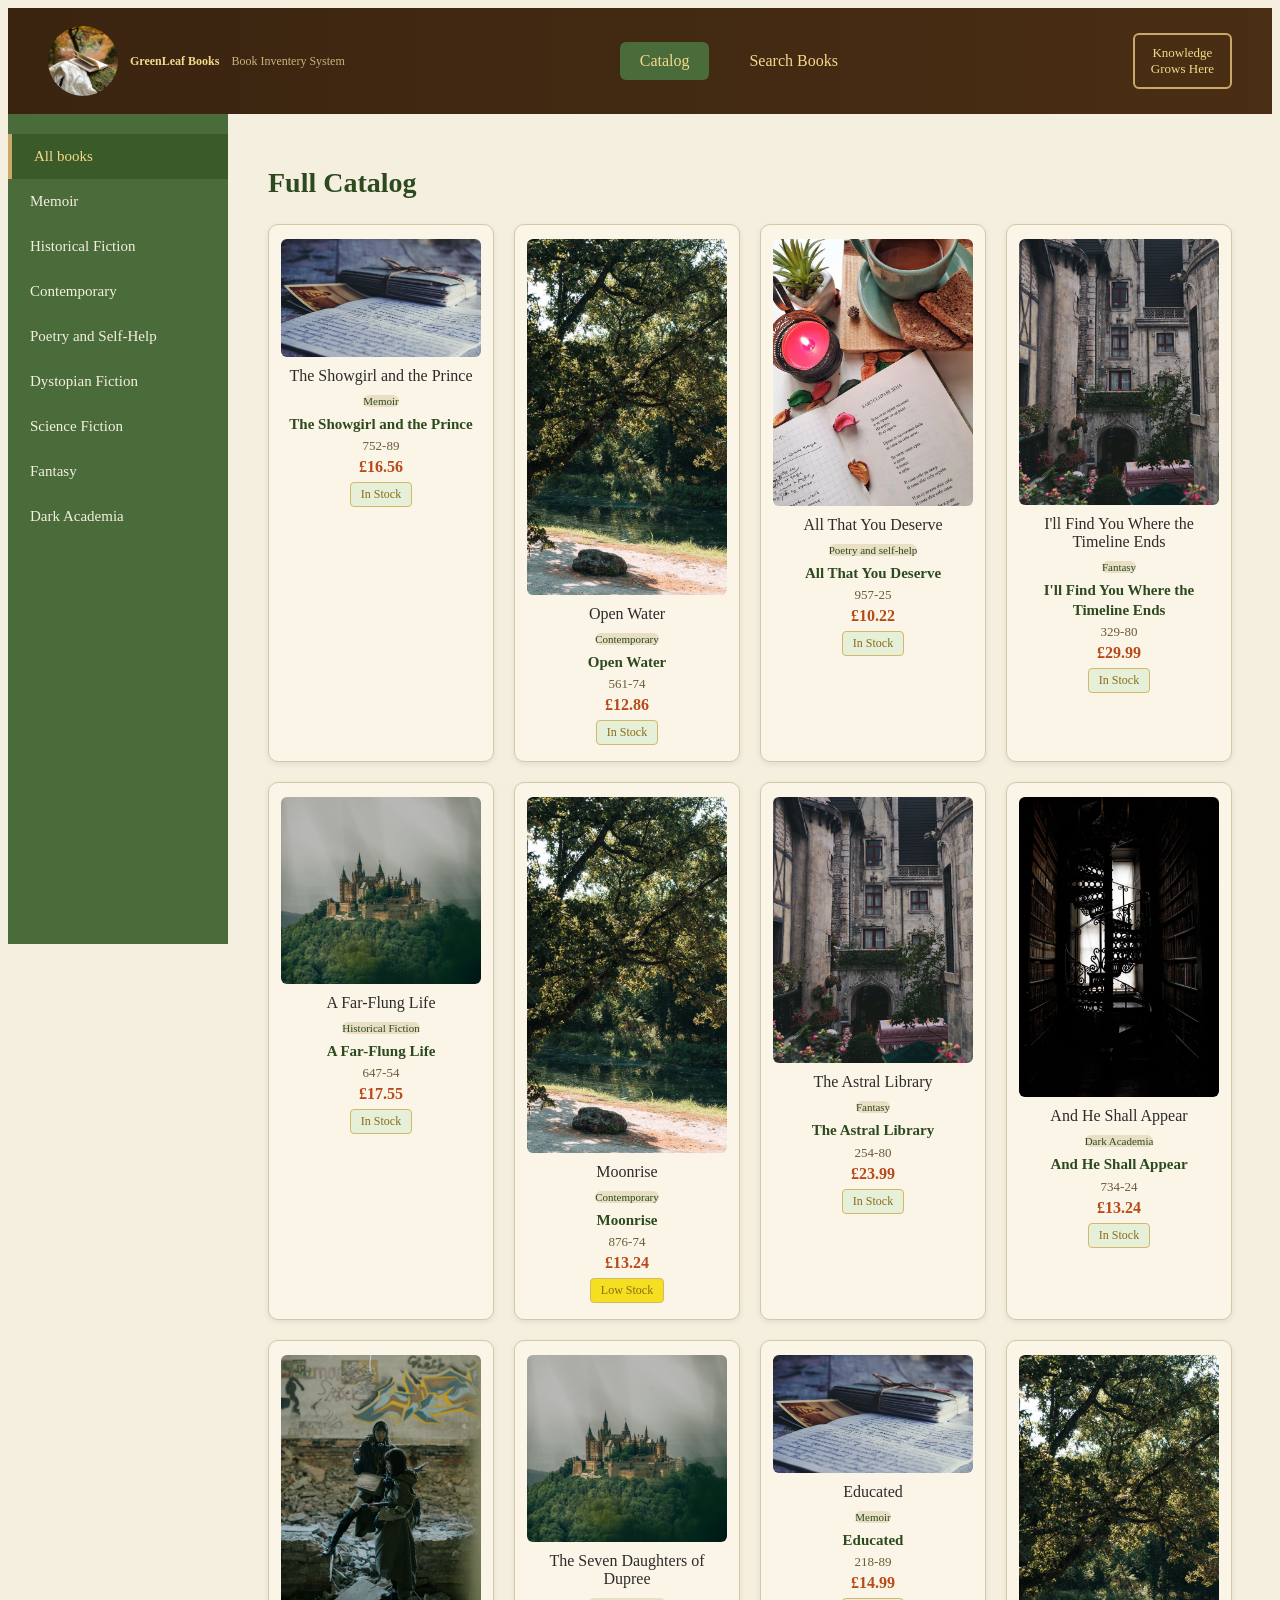
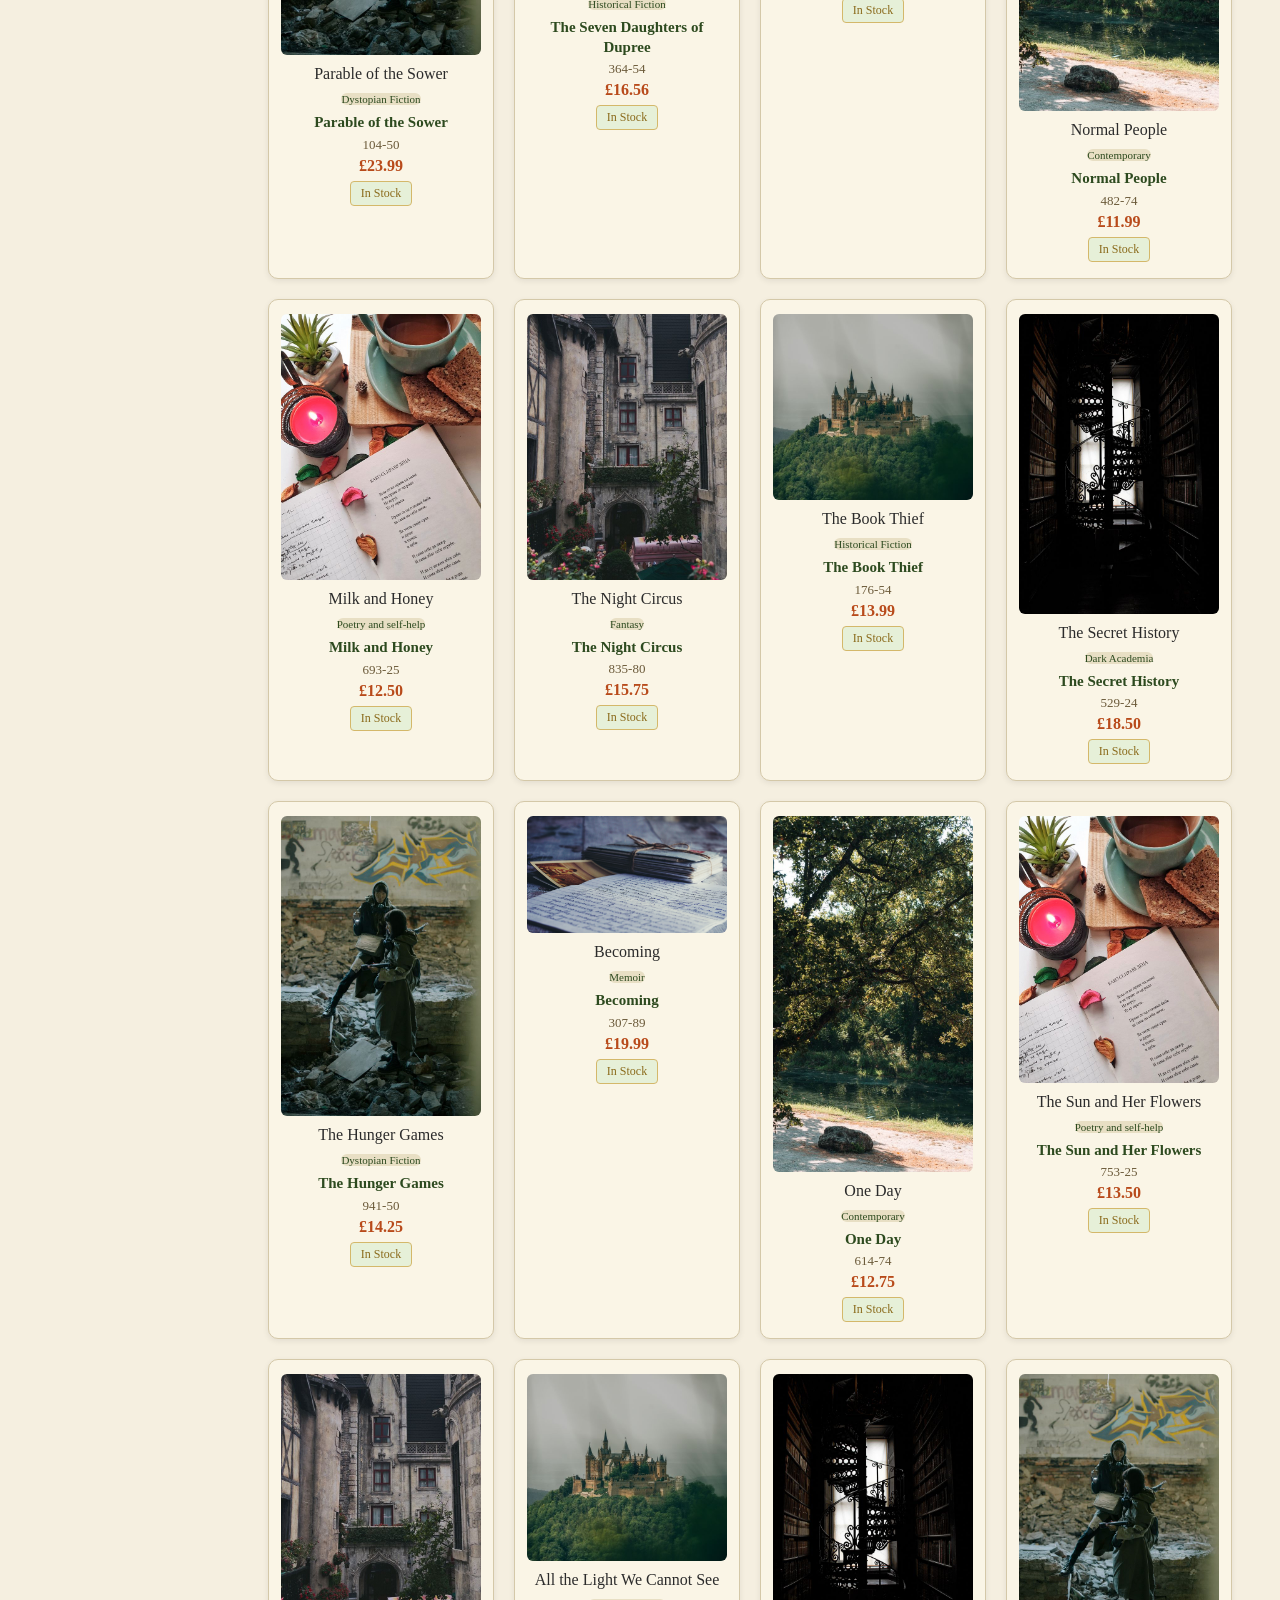
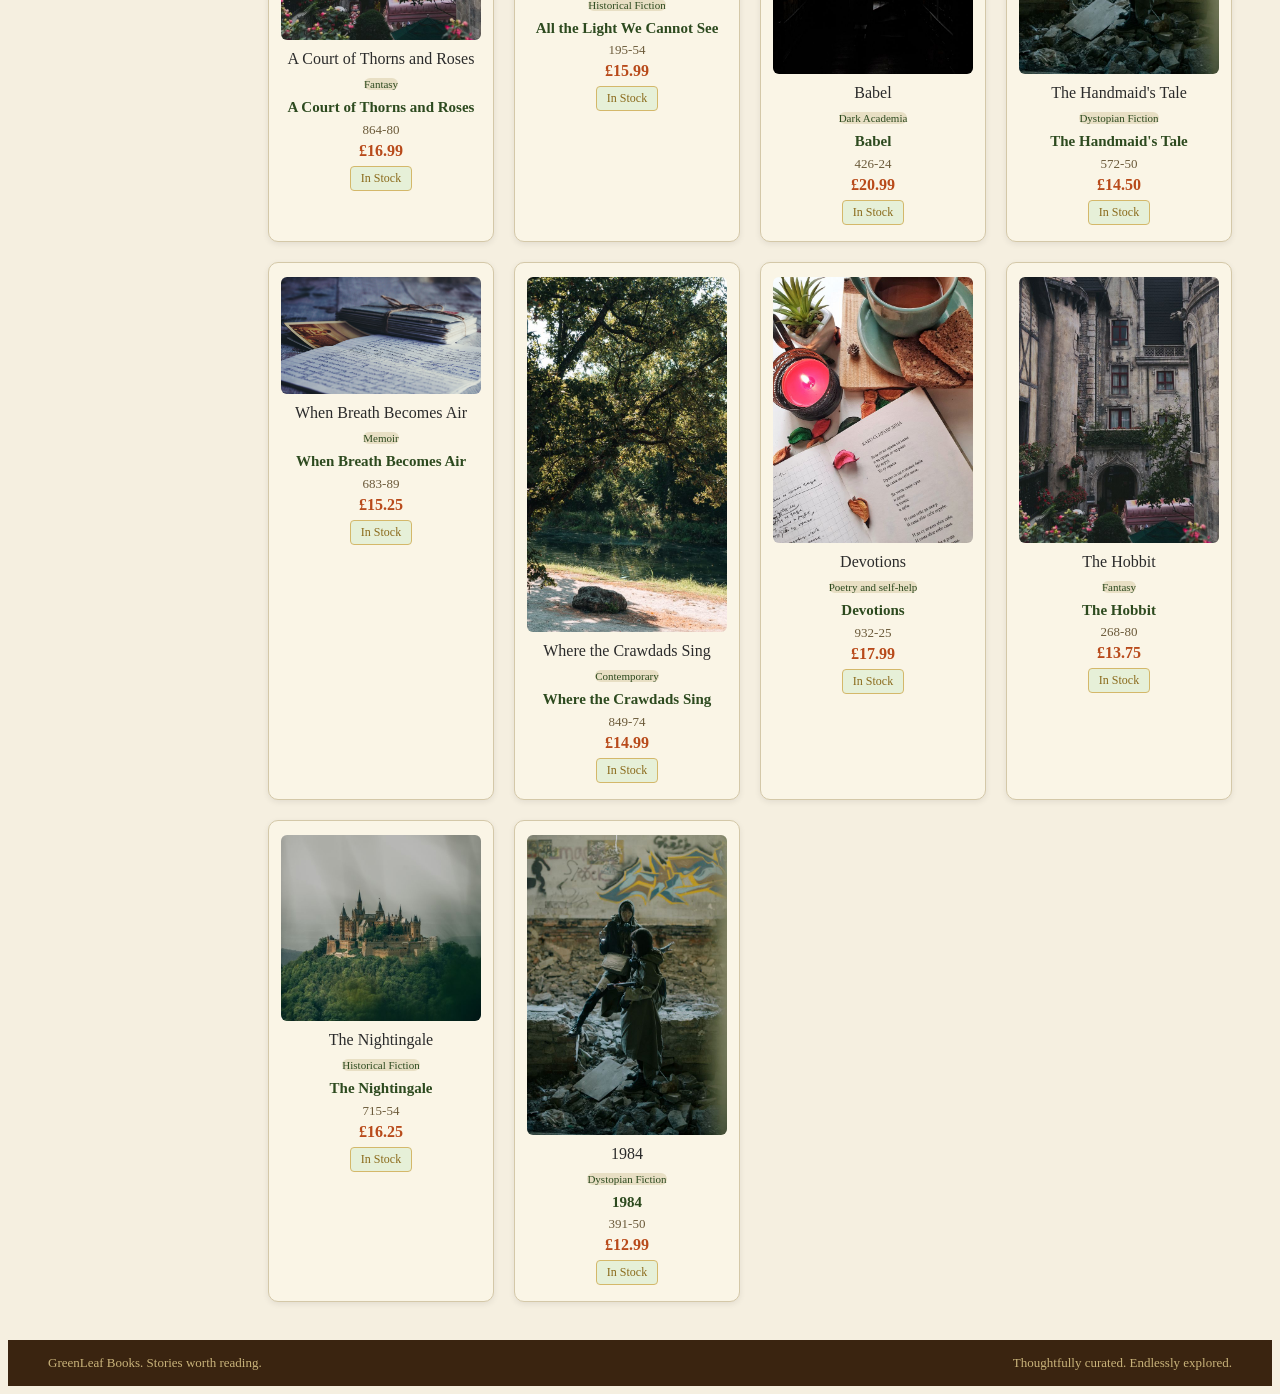
<file: index.html>
<!DOCTYPE HTML>
<html>
	<head>
	<title>Web Application Development CA1 - Menomi Gamage</title>
	<link rel="stylesheet" href="style.css">
	</head>
	<body>
		<header class="header">
			<div class="logo">
				<img src="images\logo.jpg"> <!-- Source link for logo image -->
				<h1>GreenLeaf Books</h1> <!-- The platform name -->
				<p>Book Inventery System</p>
			</div>
			<nav class="menu-bar"> <!-- Top menu bar (move between pages) -->
				<a href="index.html" class="active">Catalog</a> <!--links index page (cuurent) -->
				<a href="search.html">Search Books</a> <!--links search page -->
			</nav>
			<div class="slogan-badge">Knowledge<br>Grows Here</div>
		</header>
		<div class="main-body">
			<aside class="side-bar"> <!-- Side bar for book filters by genre -->
				<a href="#" class="active" onclick="filterByCategory('All',this);return false;">All books</a>
				<a href="#" onclick="filterByCategory('Memoir', this); return false;">Memoir</a> 
				<a href="#" onclick="filterByCategory('Historical Fiction', this); return false;">Historical Fiction</a> 
				<a href="#" onclick="filterByCategory('Contemporary', this); return false;">Contemporary</a> 
				<a href="#" onclick="filterByCategory('Poetry and self-help', this); return false;">Poetry and Self-Help</a> 
				<a href="#" onclick="filterByCategory('Dystopian Fiction', this); return false;">Dystopian Fiction</a>
				<a href="#" onclick="filterByCategory('Science Fiction', this); return false;">Science Fiction</a>
				<a href="#" onclick="filterByCategory('Fantasy', this); return false;">Fantasy</a> 
				<a href="#" onclick="filterByCategory('Dark Academia', this); return false;">Dark Academia</a> 
	
			</aside>
			
			<main class="content">
				<h2 class="title-content">Full Catalog</h2> <!--Page heading -->
				<div class="book-grid" id="bookGrid"></div>
			</main>
		</div>
		<footer class="footer">
			<span>GreenLeaf Books. Stories worth reading.</span>
			<span>Thoughtfully curated. Endlessly explored.</span>
		</footer>

		<script src="script.js"></script>
		<script>displayCatalog();</script>
	</body>
</html>

<!--Image sources-->
<!--memori:https://www.pexels.com/photo/shallow-focus-of-letter-paper-1157151/-->
<!--dystopian: https://www.pexels.com/search/dystopian/-->
<!--historical: https://www.pexels.com/photo/the-hohenzollern-castle-in-germany-8197095/-->
<!--fantasy: https://www.pexels.com/photo/historic-french-village-architecture-in-da-n-ng-38975858/-->
<!--dark academia: https://www.pexels.com/photo/spiral-staircase-in-between-bookshelves-256477/-->
<!--contemporary: https://www.pexels.com/photo/rock-on-sandy-road-by-river-in-forest-18139857/-->
<!--Poetry and self-help: https://www.pexels.com/photo/photo-of-candle-near-book-3655204/-->
</file>
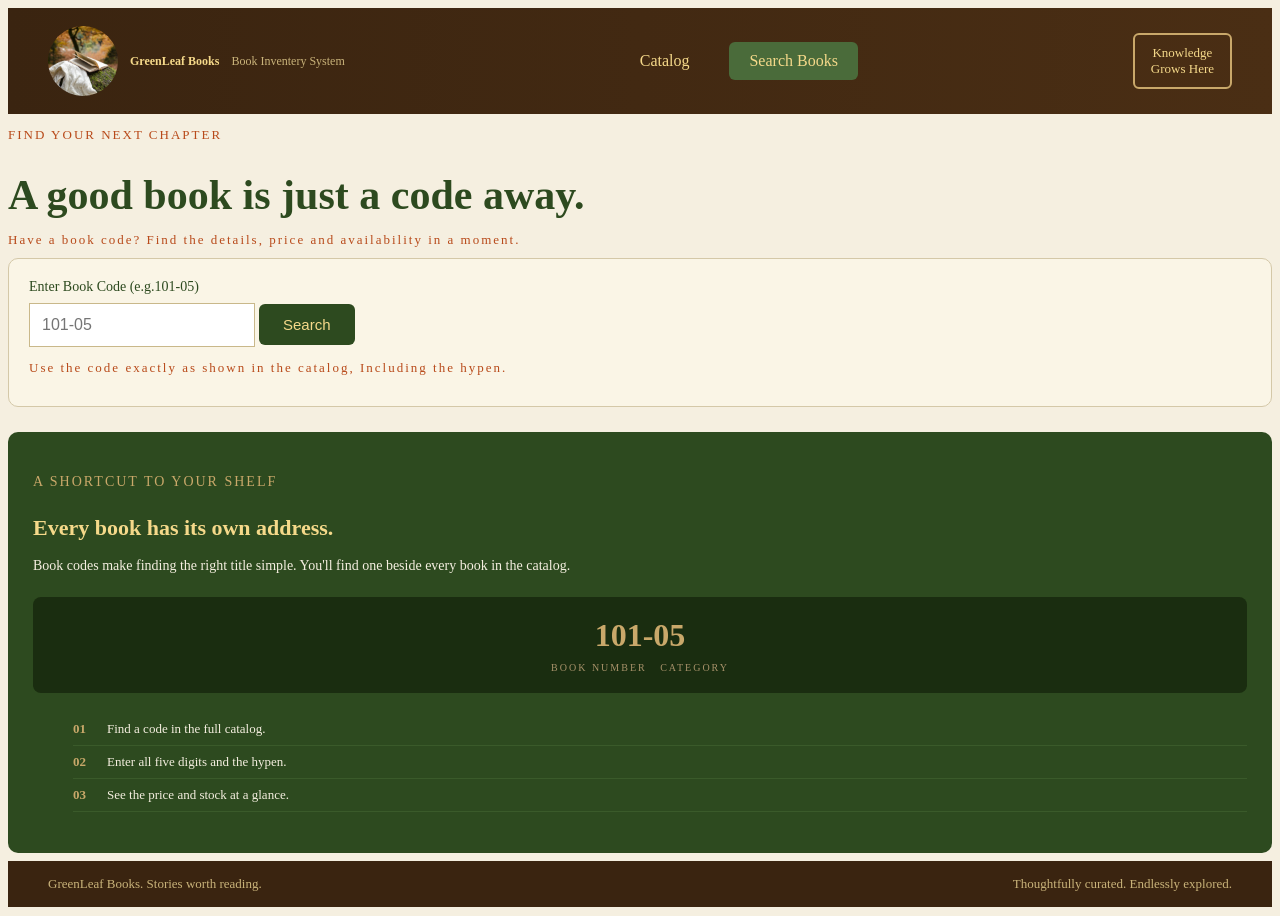
<file: search.html>
<!DOCTYPE html>
<html>
	<head>
	<title>Web Application Development CA1 - Menomi Gamage</title>
	<link rel="stylesheet" href="style.css">
	</head>
	<body>
		<header class="header">
			<div class="logo">
				<img src="images\logo.jpg"> <!-- Source link for logo image -->
				<h1>GreenLeaf Books</h1> <!-- The platform name -->
				<p>Book Inventery System</p>
			</div>
			<nav class="menu-bar"> <!-- Top menu bar (move between pages) -->
				<a href="index.html">Catalog</a> <!--links index page (cuurent) -->
				<a href="search.html" class="active">Search Books</a> <!--links search page -->
			</nav>
			<div class="slogan-badge">Knowledge<br>Grows Here</div>
		</header>
		<div class="Search-wrapper">
			<div class="search-main">
				<p> FIND YOUR NEXT CHAPTER</p>
				<h1>A good book is just a code away.</h1>
				<p class="search-text">Have a book code? Find the details, price and availability in a moment.</p>
				
			
				<div class="search-box">
					<label for="searchInput">Enter Book Code (e.g.101-05)</label>
					<div class="search-rows">
						<input type="text" id="searchInput" placeholder="101-05" maxlength="6">
						<button onclick="searchBook()">Search</button>
					</div>
					<p>Use the code exactly as shown in the catalog, Including the hypen.</p>
				</div>
				<div id="searchResults"></div>
			</div>
			<aside class="search-sidebar">
				<p class="sidebar-label"> A SHORTCUT TO YOUR SHELF</p>
				<h3>Every book has its own address.</h3>
				<p>Book codes make finding the right title simple. You'll find one beside every book in the catalog.</p>
			
				<div class="code-display">
					<div class="code">101-05</div>
					<div class="code-parts">BOOK NUMBER &nbsp; CATEGORY</div>
				</div>
				<ol class="steps-list">
					<li><span>01</span>Find a code in the full catalog.</li>
					<li><span>02</span>Enter all five digits and the hypen.</li>
					<li><span>03</span>See the price and stock at a glance.</li>
				</ol>
			</aside>
		</div>
		
		<footer class="footer">
			<span>GreenLeaf Books. Stories worth reading.</span>
			<span>Thoughtfully curated. Endlessly explored.</span>
		</footer>

		<script src="script.js"></script>
		
	
	</body>
</html>
</file>
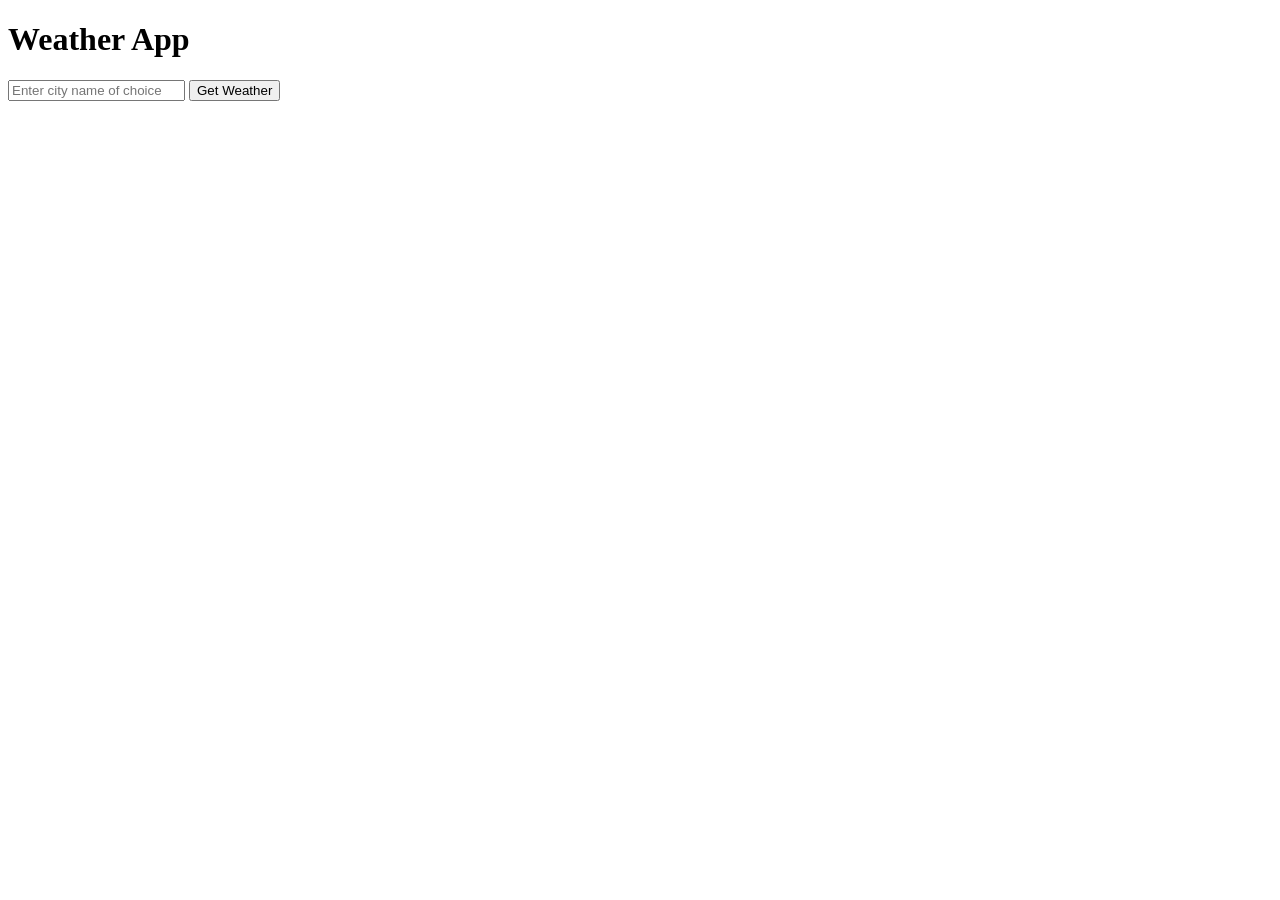
<file: section2-WeatherAPI.html>
<!DOCTYPE html>
<html>
	<head>
		<title>WebApp CA1-MenomiGamage-25376776</title>
		
	</head>
	<body>
		<h1>Weather App</h1>
		<input type="text" id="city" placeholder="Enter city name of choice">
		<button onclick="getWeather()">Get Weather</button>
		
		<pre id="result"></pre>
		<script src="script.js"></script>
		
	</body>

</html>
</file>
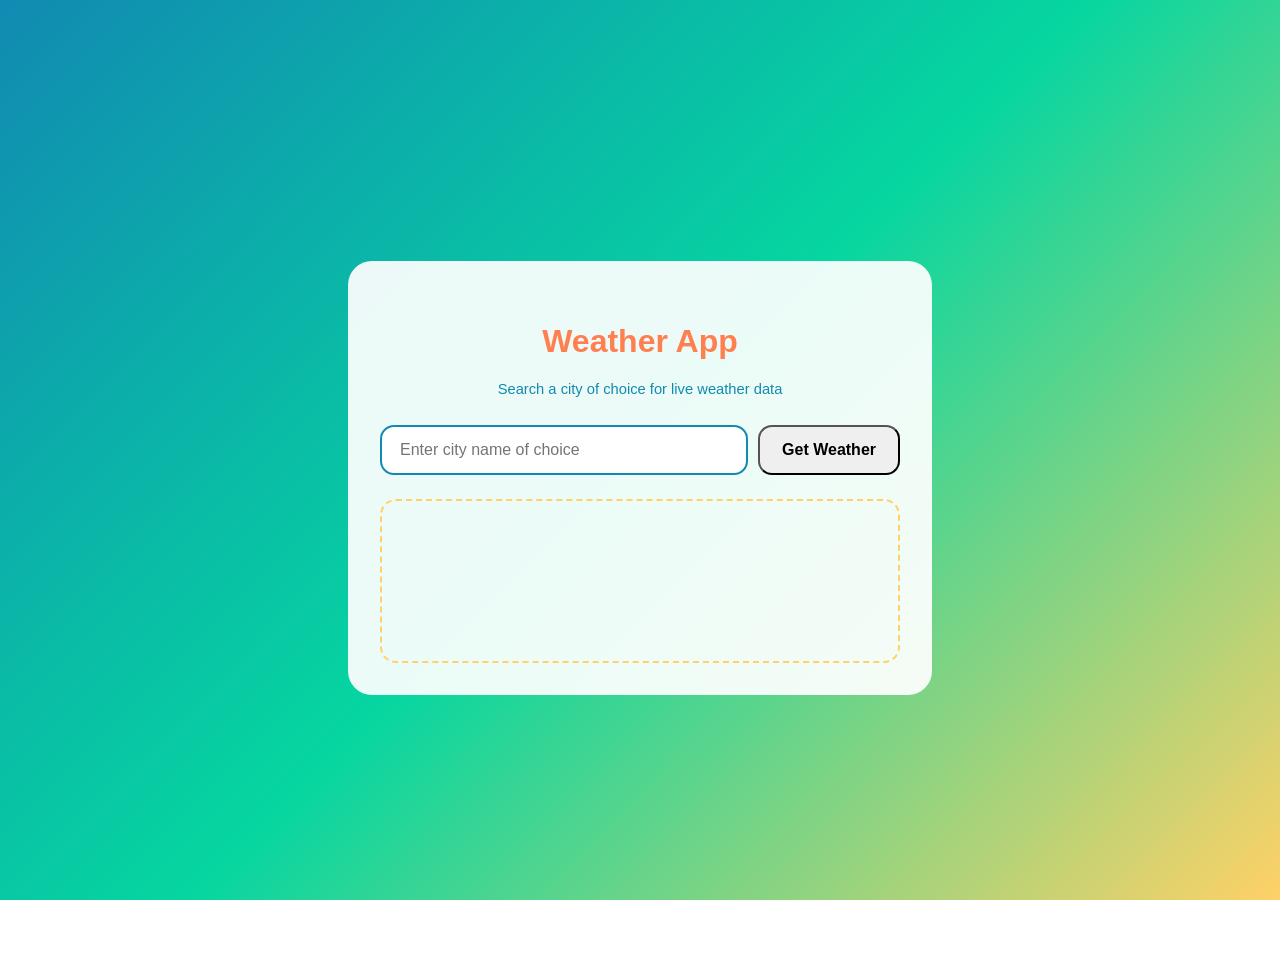
<file: sectionA-part2/section2-WeatherAPI.html>
<!DOCTYPE html>
<html>
	<head>
		<meta charset="UTF-82">
		<meta name="viewport" content="width=device-width, initial-scale=1.0">
		<title>WebApp(Weather App) CA1-MenomiGamage-25376776</title>
		<link rel="stylesheet" href="style.css">
		
	</head>
	<body>
		<div class="container">
			<header class="header">
				<h1>Weather App</h1>
				<p>Search a city of choice for live weather data</p>
			</header>
			<div class="search-box">
				<input type="text" id="city" placeholder="Enter city name of choice">
				<button onclick="getWeather()">Get Weather</button>
			</div>
			<div class="result-box" id="resultBox">
				<pre id="result"></pre>
			</div>
		</div>
		<script src="script.js"></script>
		
	</body>

</html>
</file>
<file: style.css>
body{
	font-family:'Georgia', serif;
	background:#f5efe0;
	color:#2b2b2b;
	min-height:100vh;
}

/* ---- HEADER ---- */
.header{
	background:linear-gradient(90deg, #3a2410, #4a2e14);
	color:#f5d98a;
	padding:18px 40px;
	display:flex;
	align-items:center;
	justify-content:space-between;
	box-shadow:0 2px 10px rgba(0,0,0,0,3);
	position:sticky;
	top:0;
	z-index:1000;
}
.logo{
	display:flex;
	align-items:center;
	gap:12px;
}
.logo img{
	width:70px;
	height:70px;
	border-radius:50%;
	object-fit:cover;
	display:block;
}
.logo h1{
	font-size:12px;
	color:#f5d98a;
}
.logo p{
	font-size:12px;
	color:#c9b37a
}
.menu-bar{
	display:flex;
	gap:20px;
}
.menu-bar a{
	color:#f5d98a;
	text-decoration:none;
	padding:10px 20px;
	border-radius:6px;
	font-size:16px;
}
.menu-bar a.active{
	background:#4a6b3a
}
.menu-bar a:hover{
	background:#5a7b4a;
}
.slogan-badge{
	border:2px solid #c9a86a;
	padding:10px 16px;
	border-radius:6px;
	color:#f5d98a;
	font-size:13px;
	text-align:center;
}/*-------------------*/

/*-- MAIN LAYOUT --*/
.main-body{
	display:flex;
	align-items:stretch;
	min-height:calc(100vh - 70px);
}
.side-bar{
	width:220px;
	min-width:220px; /* prevent squishy */
	background:#4a6b3a;
	padding:20px 0;
	position:sticky; /*sticks the filter panel to the left side */
	top:70px; /* match the header height to position right below it */
	align-self:flex-start; /*height to content only */
	height:calc(100vh - 70px);
	overflow-y:auto; /*Scroll only if lots of categories*/
	box-sizing:border-box;  
}
.side-bar a{
	display: block;
	padding:14px 22px;
	color:#f5efe0;
	text-decoration:none;
	font-size:15px;
}
.side-bar a.active, .side-bar a:hover{
	background:#3a5a2a;
	color:#f5d98a;
	border-left:4px solid #c9a86a;
}
.content{
	flex:1;
	padding:30px 40px;
	background:#f5efe0;
	min-width:0; /*to shrink for grids*/
}
.title-content{
	color:#2d4a1f;
	font-size:28px;
	margin-bottom:25px;
}

/* ---------------- */
/*---- CATALOG GRID ----*/
.book-grid{
	display:grid;
	grid-template-columns:repeat(auto-fill,minmax(200px,1fr));
	gap:20px;
	width:100%;
}
.book-card{
	background:#faf5e6;
	border:1px solid #d4c8a8;
	border-radius:10px;
	padding:14px 12px 16px;
	box-shadow:0 2px 6px rgba(0,0,0,0.08);
	display:flex;
	flex-direction:column;
	align-items:center;
	text-align:center;
	justify-content:flex-start; /* stop items being pushed apart */
	height:auto;
	min-height:0;
}
.book-card:hover{
	transform:translate(-4px);
	box-shadow:0 6px 14px rgba(0,0,0,0.15);
}
.book-cover{
	width:100%;
	object-fit:cover;
	border-radius:6px;
	margin-bottom:10px;
	box-shadow:0 4px 8px rgbe(0,0,0,0.15);
	display:block;
}
.category-tag{
	display:inline-block;
	background:#e8dfc4;
	color:#2d4a1f;
	border-radius:12px;
	font-size:11px;
	margin-bottom:8px;
}
.book-title{
	color:#2d4a1f;
	font-size:15px;
	font-weight:bold;
	line-height:1.3;
	margin:0 0 4px 0;

}
.book-code{
	color:#6b5a3a;
	font-size:13px;
	margin:0 0 4px 0;
}
.book-price{
	color:#b84a1a;
	font-size:16px;
	font-weight:bold;
	margin: 0 0 6px 0;
}
.stock-badge{
	display:inline-block;
	padding:4px 10px;
	border-radius:4px;
	font-size:12px;
	border:1px solid;
}
.in-stock{
	background:#e6f0d8;
	color:#8a6a1a;
	border-color:#d4b86a;
}
.low-stock{
	background:#f5df20;
	color:#8a6a1a;
	border-color:#d4b86a;
}
.out-stock{
	background:#f5d8d0;
	color:#8a6a1a;
	border-color:#d4b86a;
}

/* ---- SEARCH PAGE ---- */
.search-wrapper{
	display:grid;
	grid-template-columns:2fr 1fr;
	gap:30px;
	padding:40px 40px 60px;
	max-width:1200px;
	align-items:start;
}
.search-main{
	min-width:0; /*prevent blowout */
	background:transparent;
}
.search-main p{
	color:#b84a1a;
	font-size:13px;
	letter-spacing:2px;
	margin-bottom:10px;
}
.search-main h1{
	color:#2d4a1f;
	margin-bottom:10px;
	font-size:42px;
}
.search-text{
	color:#5a4a2a;
	margin-bottom:25px;
	font-size:15px;
}
.search-box{
	background:#faf5e6;
	border: 1px solid #d4c8a8;
	border-radius:10px;
	padding:20px;
	margin-bottom:25px;
}
.search-box label{
	display:block;
	color:#2d4a1f;
	font-size:14px;
	margin-bottom:8px;
}
.search-row{
	display:flex;
	gap:10px
}
.search-rows input{
	flex:1;
	padding:12px;
	border:1px solid #c9b88a;
	font-size:16px;
	background:#fff;
}
.search-rows button{
	background:#2d4a1f;
	color:#f5d98a;
	border:none;
	padding:12px 24px;
	border-radius:6px;
	cursor:pointer;
	font-size:15px;
}
.search-rows button:hover{
	background:#3a5a2a;
}
.search-sidebar{
	background:#2d4a1f;
	color:#f5efe0;
	border-radius:10px;
	padding:25px;
	position:sticky;
	top:90px;
}
.sidebar-label{
	color:#c9a86a;
	font-size:11px;
	letter-spacing:2px;
	margin-bottom:10px;
}
.search-sidebar h3{
	color:#f5d98a;
	font-size:22px;
	margin-bottom:15px;
	line-height:1.25;
	margin:0 0 14px 0;
}
.search-sidebar p{
	font-size:14px;
	line-height:1.6;
	margin-bottom:20px;
}
.code-display{
	background:#1a2d10;
	padding:20px;
	border-radius:8px;
	text-align:center;
	margin-bottom:20px;
}
.code-display .code{
	font-size:32px;
	color:#c9a86a;
	font-weight:bold;
}
.code-display .code-parts{
	font-size:10px;
	letter-spacing:2px;
	margin-top:8px;
	color:#a8926a;
}
.steps-list{
	list-style:none;
}
.steps-list li{
	padding:8px 0;
	font-size:13px;
	border-bottom:1px solid #3a5a2a;
	display:flex;
	gap:12px;
	align-items:flex-start;
}
.steps-list li span{
	color:#c9a86a;
	font-weight:bold;
	min-width:22px;
	
}
/* ----- BOOK RESULTS -----*/
.result-card {
    background:#fdfaf3; 
    border:1px solid #e3dccb;
    border-radius:10px;
    margin-top:25px;
    box-shadow:0 4px 15px rgba(0,0,0,0.03);
    overflow:hidden; /* Keeps footer rounded inside */
	margin-bottom:20px;
}
.result-cover {
    display:flex;
    justify-content:space-between;
    align-items:center;
    padding:16px 25px;
    border-bottom:1px solid #e3dccb;
    color:#5a4a2a;
    font-size:14px;
}
.result-body {
    display:grid;
    grid-template-columns:170px 1fr;
    gap:35px;
    padding:30px 25px;
}
.result-cover-img {
    width:100%;
    height:auto;
    border-radius:4px;
    box-shadow:2px 4px 12px rgba(0,0,0,0.2);
    display:block;
}
.result-title {
    font-size:32px;
    color:#1a2d10;
    margin:0 0 8px 0;
    font-family:'Georgia', serif;
}
.result-author {
    font-size:16px;
    color:#5a4a2a;
    margin:0 0 20px 0;
}
.result-desc {
    font-size:15px;
    color:#333;
    line-height:1.6;
    margin:0 0 30px 0;
}
.result-meta {
    display:grid;
    grid-template-columns:repeat(3, 1fr);
    gap:20px;
}
.meta-title {
    font-size:11px;
    text-transform:uppercase;
    font-weight:bold;
    color:#3a5a2a;
    letter-spacing:1px;
    margin-bottom:6px;
}
.meta-data {
    font-size:16px;
    color:#1a2d10;
}
.meta-price {
    font-size:24px;
    font-weight:bold;
    color:#2d4a1f;
}
.results-footer {
    padding:14px 25px;
    background:#f8f4e6;
    border-top:1px solid #e3dccb;
    font-size:13px;
    color:#5a4a2a;
}
.error-card {
    background:#fdf2d0;
    border:1px solid #d4b86a;
    border-radius:10px;
    padding:20px;
    margin-top:20px;
	margin-bottom:5px;
}
.error-card h3 {
    color:#8a2a1a;
    margin-bottom:8px;
}
.error-card p {
    color:#5a4a2a;
    font-size:14px;
}
.error-card a {
    color:#b84a1a;
    margin-top:10px;
    display:inline-block;
    text-decoration:none;
    font-weight:bold;
}
/*----------------*/
.footer{
	background:#3a2410;
	color:#c9b37a;
	padding:15px 40px;
	display:flex;
	justify-content:space-between;
	font-size:13px;
	margin-top:8px;
}
</file>
<file: sectionA-part2/style.css>
body{
    min-height:100vh;
    display:flex;
    align-items:center;
    justify-content:center;
    font-family:'Segoe UI', Tahoma, Geneva, Verdana, sans-serif;
    background:linear-gradient(135deg, #118AB2 0%, #06D6A0 50%, #FFD166 100%); /*Gradient background */
    background-attachment:fixed;
    padding:20px;
}

.container{
    width:100%;
    max-width:520px;
    background:rgba(255,255,255,0.92);
    border-radius:24px;
    padding:40px 32px 32px;
}

/* ---- HEADER ---- */
.header{
    text-align:center;
    margin-bottom:28px;
}
.header h1{
    font-size:2rem;
    font-weight:800;
    color:#FF7F50; 
}
.header p{
    margin-top:6px;
    font-size:0.92rem;
    color:#118AB2;
}

/* ---- SEARCH BOX ---- */
.search-box{
    display:flex;
    gap:10px;
    margin-bottom:24px;
}
.search-box input{
    flex:1;
    padding:14px 18px;
    font-size:1rem;
    border:2px solid #118AB2;
    border-radius:14px;
    color:#333;
}
.search-box button{
    padding:14px 22px;
    font-size:1rem;
    font-weight:700;
    border-radius:14px;
    cursor:pointer;
}
.search-box:hover{
    transform:translateY(-2px);
    box-shadow:0 6px 18px rgba(6,214,160,0.4);
}

/* ---- RESULTS DISPLAY ---- */
.result-box{
    border:2px dashed #ffD166;
    border-radius:16px;
    padding:20px;
    min-height:120px;
    display:flex;
    align-items:center;
    justify-content:center;
}
.result-box pre{
    width:100%;
    font-family:'Courier New', Courier, monospace;
    font-size:0.82rem;
    line-height:1.55;
    color:#118AB2;
    white-space:pre-wrap;
    word-wrap:break-word;
    text-align:left;
}

/* --- Display layout --- */
.weather-card{
    width:100%;
}
.card-top{
    display:flex;
    align-items:center;
    gap:12px;
    margin-bottom:20px;
}
.weather-icon{
    width:80px;
    height:80px;
}
.card-main h2{
    font-size:1.4rem;
    color:#118AB2;
    margin-bottom:2px;
}
.card-main .temp{
    font-size:2.4rem;
    font-weight:800;
}
.card-details{
    display:grid;
    grid-template-columns:1fr 1fr;
    gap:12px;
}
.detail{
    border-radius:12px;
    padding:12px 14px;
    display:flex;
    flex-direction:column;
}
.detail .label{
    font-size:0.75rem;
    letter-spacing:0.5px;
    color:#118AB2;
    font-weight:700;
    margin-bottom:4px;
}
.detail .value{
    font-size:1.1rem;
    font-weight:600;
}
</file>
